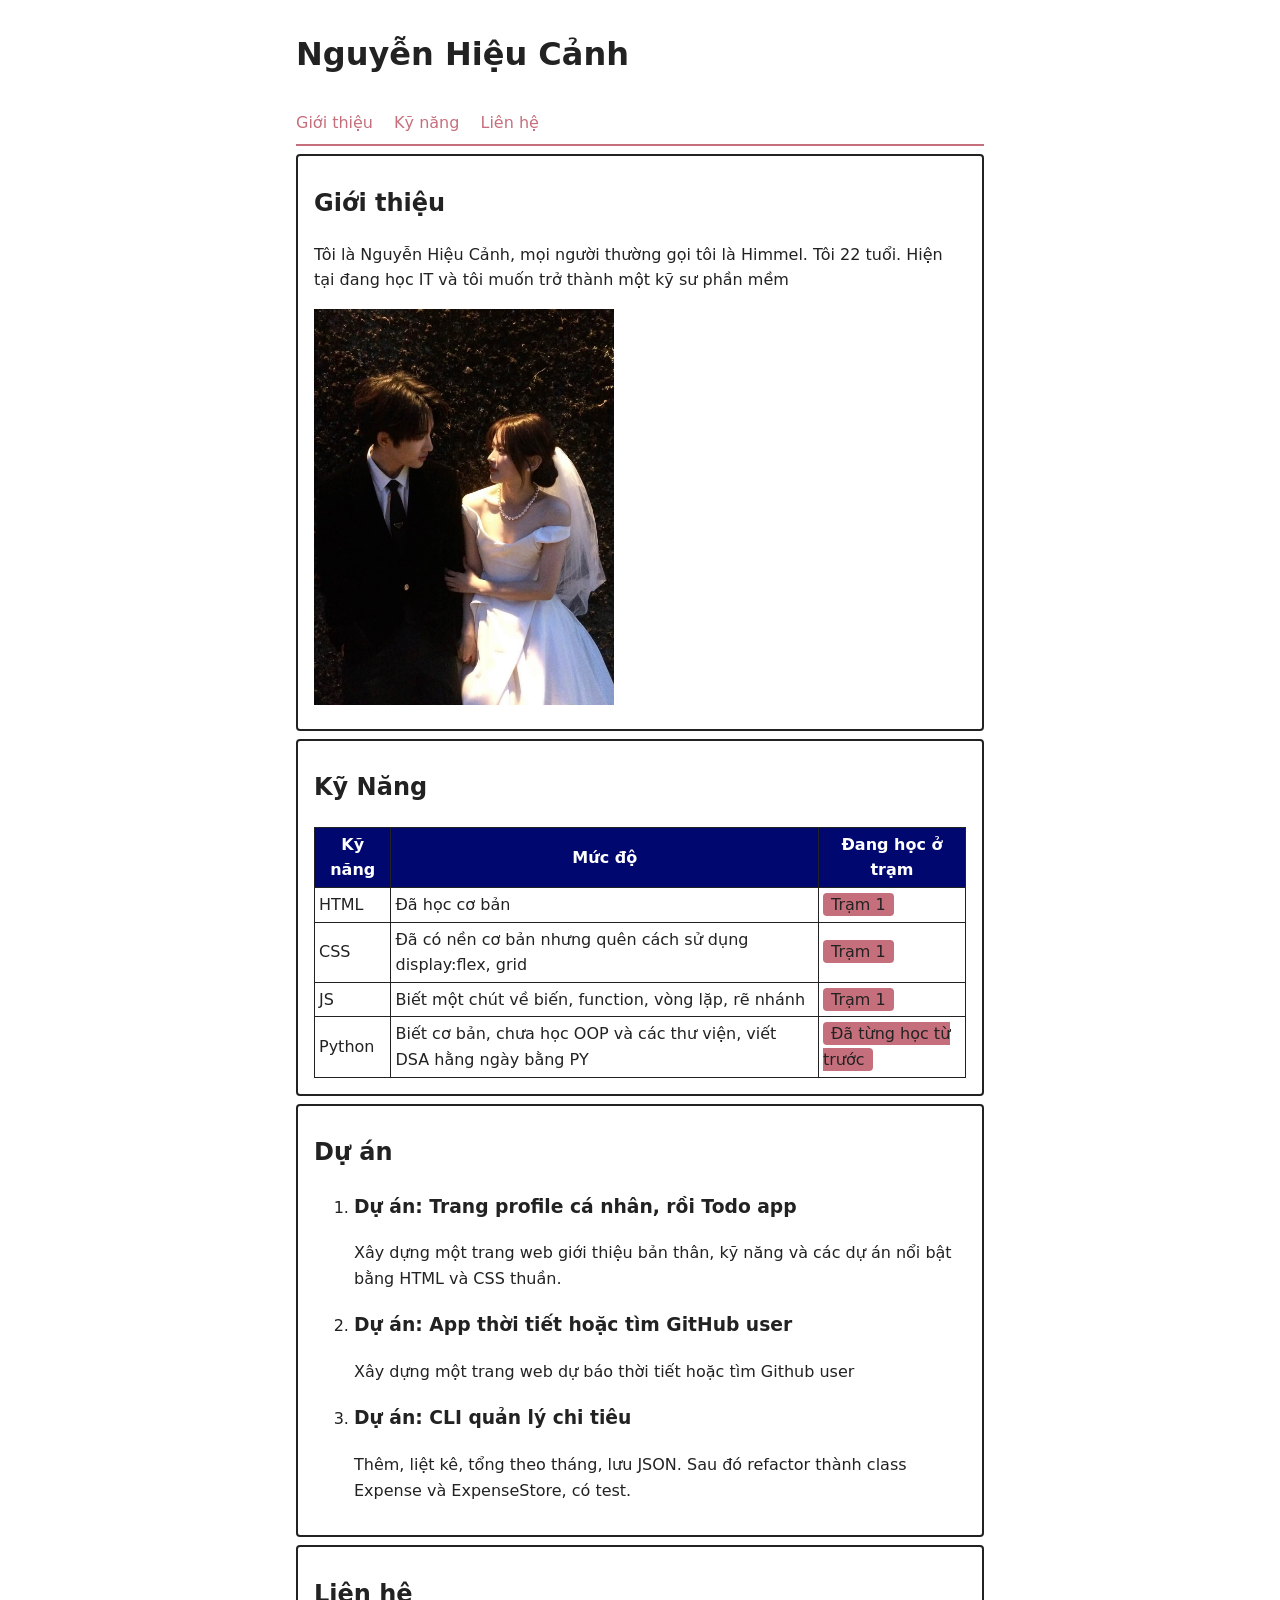
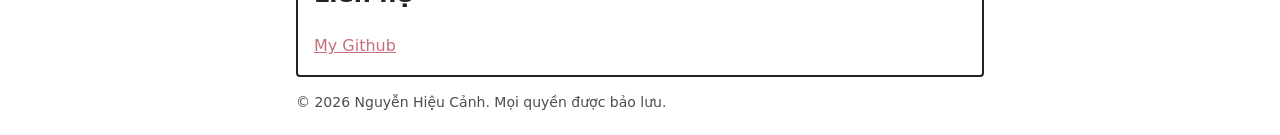
<file: 01-html-css-js/bai-02/index.html>
<!DOCTYPE html>
<html lang="vi">
<head>
  <meta charset="utf-8">
  <meta name="viewport" content="width=device-width, initial-scale=1">
  <title>Profile của tôi</title>
  <link rel="stylesheet" href="style.css">
</head>
<body>
  <header>
    <h1>Nguyễn Hiệu Cảnh</h1>
    <nav>
      <a href="#gioi-thieu">Giới thiệu</a>
      <a href="#ky-nang">Kỹ năng</a>
      <a href="#lien-he">Liên hệ</a>
    </nav>
  </header>

  <main>
    <section id="gioi-thieu">
      <h2>Giới thiệu</h2>
      <p>Tôi là Nguyễn Hiệu Cảnh, mọi người thường gọi tôi là Himmel. Tôi 22 tuổi. Hiện tại đang học IT và tôi muốn trở thành một kỹ sư phần mềm</p>
      <img src="NvM.jpg" alt="Ảnh Trần Nghiễn Châu và Trịnh Vũ">
    </section>

    <section id="ky-nang">
      <h2>Kỹ Năng</h2>
      <table>
        <thead>
          <tr>
            <th>Kỹ năng</th>
            <th>Mức độ</th>
            <th>Đang học ở trạm</th>
          </tr>
        </thead>
        <tbody>
          <tr>
            <td>HTML</td>
            <td>Đã học cơ bản</td>
            <td><span class="tag">Trạm 1</span></td>
          </tr>
          <tr>
            <td>CSS</td>
            <td>Đã có nền cơ bản nhưng quên cách sử dụng display:flex, grid</td>
            <td><span class="tag">Trạm 1</span></td>
          </tr>
          <tr>
            <td>JS</td>
            <td>Biết một chút về biến, function, vòng lặp, rẽ nhánh</td>
            <td><span class="tag">Trạm 1</span></td>
          </tr>
          <tr>
            <td>Python</td>
            <td>Biết cơ bản, chưa học OOP và các thư viện, viết DSA hằng ngày bằng PY</td>
            <td><span class="tag">Đã từng học từ trước</span></td>
          </tr>
        </tbody>
      </table>
    </section>

    <section id="du-an">
      <h2>Dự án</h2>
      <ol>
        <li>
          <article>
            <h3>Dự án: Trang profile cá nhân, rồi Todo app</h3>
            <p>Xây dựng một trang web giới thiệu bản thân, kỹ năng và các dự án nổi bật bằng HTML và CSS thuần.</p>
          </article>
        </li>
        <li>
          <article>
            <h3>Dự án: App thời tiết hoặc tìm GitHub user</h3>
            <p>Xây dựng một trang web dự báo thời tiết hoặc tìm Github user</p>
          </article>
        </li>
        <li>
          <article>
            <h3>Dự án: CLI quản lý chi tiêu</h3>
            <p>Thêm, liệt kê, tổng theo tháng, lưu JSON. Sau đó refactor thành class Expense và ExpenseStore, có test.</p>
          </article>
        </li>
      </ol>
    </section>
    <section id="lien-he">
      <h2>Liên hệ</h2>
      <a href="https://github.com/canhvsduog150604-jpg">My Github</a>
    </section>
  </main>

  <footer>
    <p class="muted">&copy; 2026 Nguyễn Hiệu Cảnh. Mọi quyền được bảo lưu.</p>
  </footer>
</body>
</html>
</file>
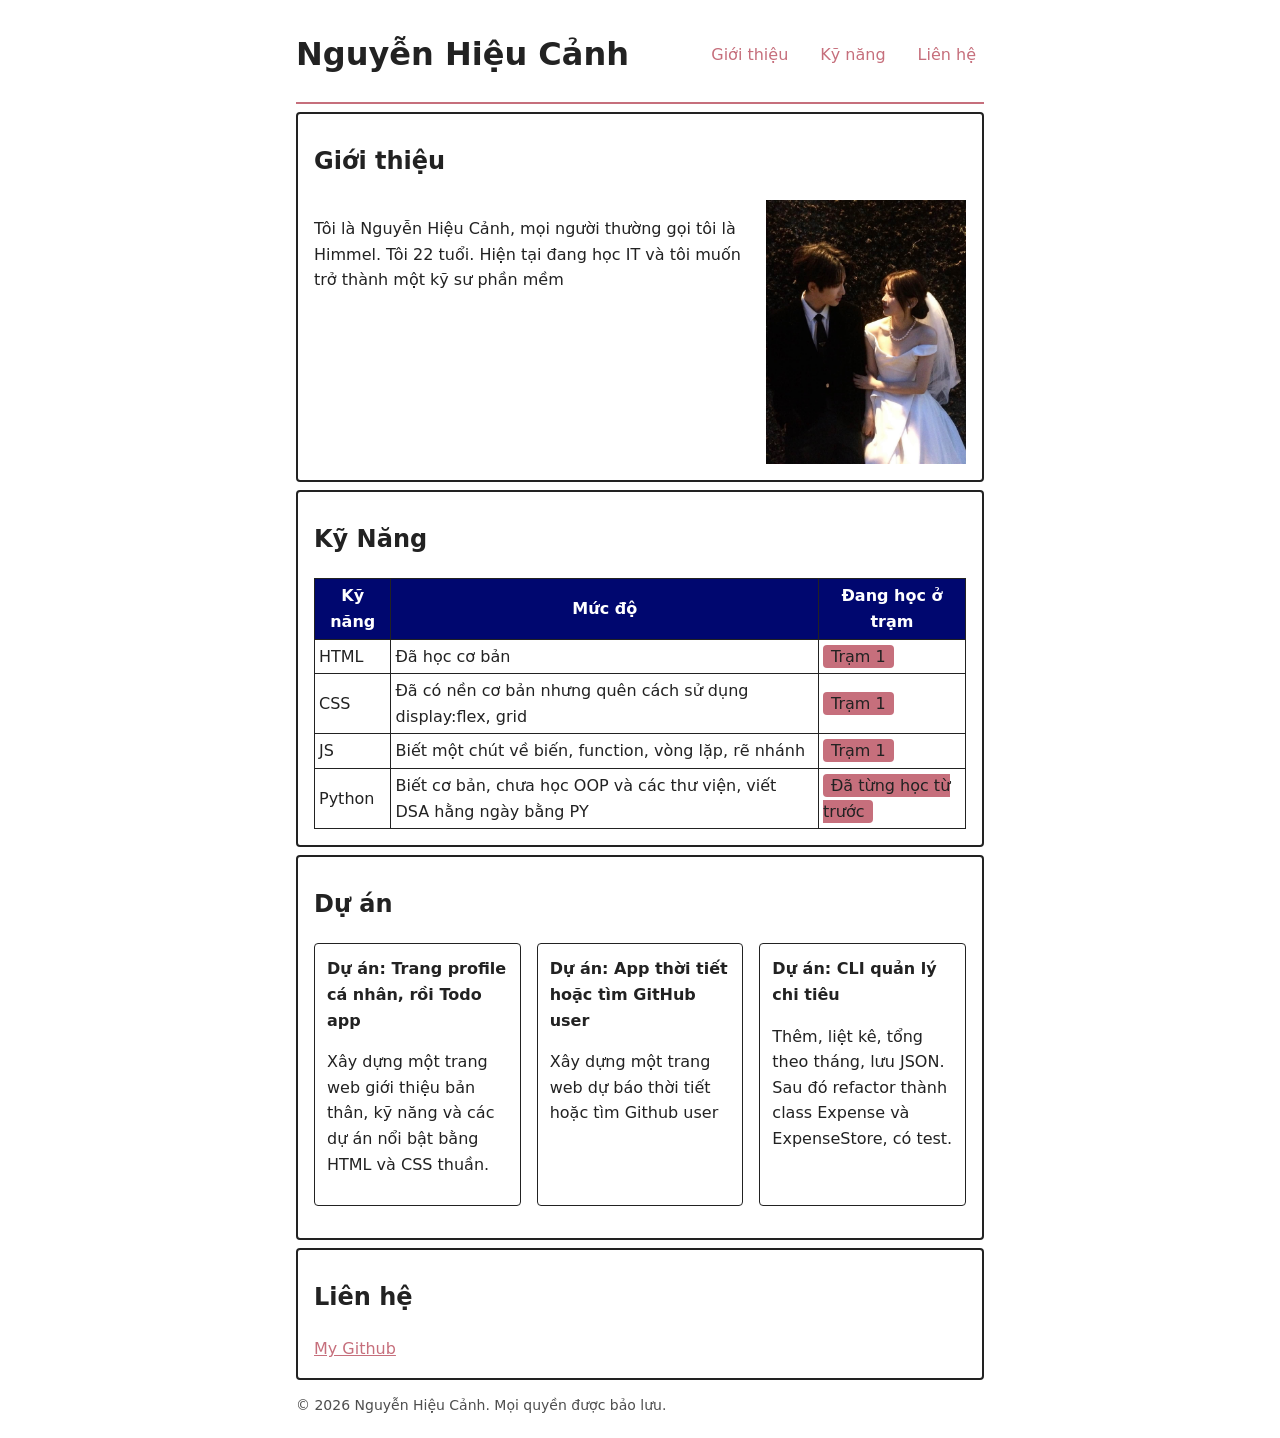
<file: 01-html-css-js/bai-03/index.html>
<!DOCTYPE html>
<html lang="vi">
<head>
  <meta charset="utf-8">
  <meta name="viewport" content="width=device-width, initial-scale=1">
  <title>Profile của tôi</title>
  <link rel="stylesheet" href="style.css">
</head>
<body>
  <header>
    <h1>Nguyễn Hiệu Cảnh</h1>
    <nav>
      <a href="#gioi-thieu">Giới thiệu</a>
      <a href="#ky-nang">Kỹ năng</a>
      <a href="#lien-he">Liên hệ</a>
    </nav>
  </header>

  <main>
    <section id="gioi-thieu">
      <h2>Giới thiệu</h2>
      <div class="intro">
        <p>Tôi là Nguyễn Hiệu Cảnh, mọi người thường gọi tôi là Himmel. Tôi 22 tuổi. Hiện tại đang học IT và tôi muốn trở thành một kỹ sư phần mềm</p>
        <img src="NvM.jpg" alt="Ảnh Trần Nghiễn Châu và Trịnh Vũ">
      </div>
    </section>

    <section id="ky-nang">
      <h2>Kỹ Năng</h2>
      <table>
        <thead>
          <tr>
            <th>Kỹ năng</th>
            <th>Mức độ</th>
            <th>Đang học ở trạm</th>
          </tr>
        </thead>
        <tbody>
          <tr>
            <td>HTML</td>
            <td>Đã học cơ bản</td>
            <td><span class="tag">Trạm 1</span></td>
          </tr>
          <tr>
            <td>CSS</td>
            <td>Đã có nền cơ bản nhưng quên cách sử dụng display:flex, grid</td>
            <td><span class="tag">Trạm 1</span></td>
          </tr>
          <tr>
            <td>JS</td>
            <td>Biết một chút về biến, function, vòng lặp, rẽ nhánh</td>
            <td><span class="tag">Trạm 1</span></td>
          </tr>
          <tr>
            <td>Python</td>
            <td>Biết cơ bản, chưa học OOP và các thư viện, viết DSA hằng ngày bằng PY</td>
            <td><span class="tag">Đã từng học từ trước</span></td>
          </tr>
        </tbody>
      </table>
    </section>

    <section id="du-an">
      <h2>Dự án</h2>
      <ol class="du-an-list">
        <li>
          <article>
            <h3>Dự án: Trang profile cá nhân, rồi Todo app</h3>
            <p>Xây dựng một trang web giới thiệu bản thân, kỹ năng và các dự án nổi bật bằng HTML và CSS thuần.</p>
          </article>
        </li>
        <li>
          <article>
            <h3>Dự án: App thời tiết hoặc tìm GitHub user</h3>
            <p>Xây dựng một trang web dự báo thời tiết hoặc tìm Github user</p>
          </article>
        </li>
        <li>
          <article>
            <h3>Dự án: CLI quản lý chi tiêu</h3>
            <p>Thêm, liệt kê, tổng theo tháng, lưu JSON. Sau đó refactor thành class Expense và ExpenseStore, có test.</p>
          </article>
        </li>
      </ol>
    </section>
    <section id="lien-he">
      <h2>Liên hệ</h2>
      <a href="https://github.com/canhvsduog150604-jpg">My Github</a>
    </section>
  </main>

  <footer>
    <p class="muted">&copy; 2026 Nguyễn Hiệu Cảnh. Mọi quyền được bảo lưu.</p>
  </footer>
</body>
</html>
</file>
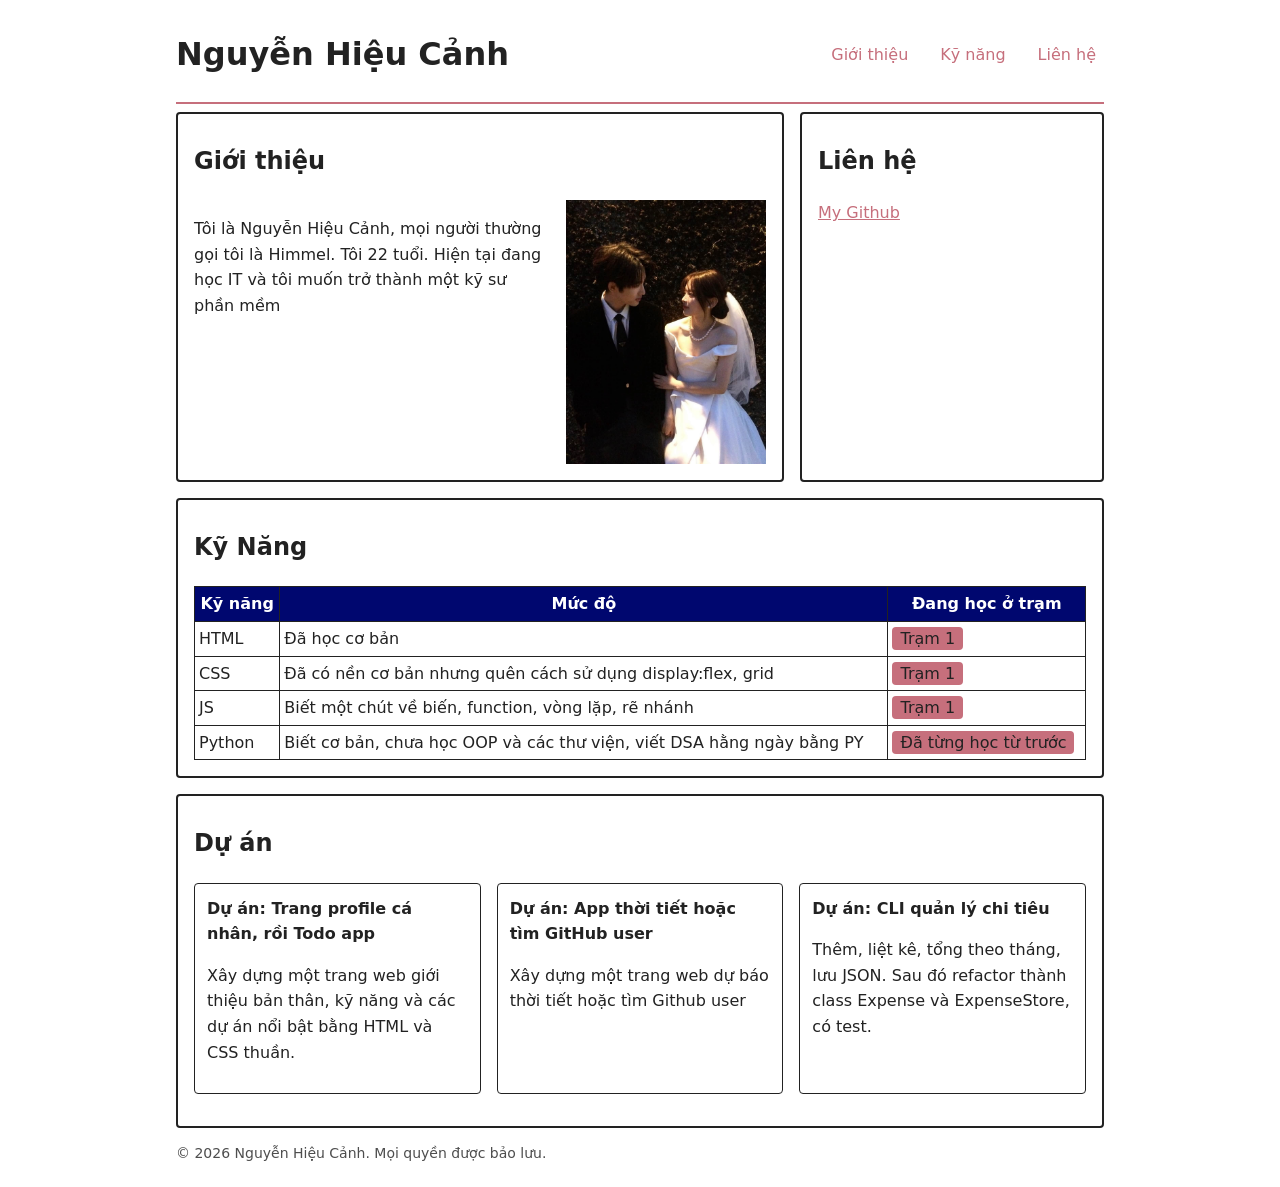
<file: 01-html-css-js/bai-04/index.html>
<!DOCTYPE html>
<html lang="vi">
<head>
  <meta charset="utf-8">
  <meta name="viewport" content="width=device-width, initial-scale=1">
  <title>Profile của tôi</title>
  <link rel="stylesheet" href="style.css">
</head>
<body>
  <header>
    <h1>Nguyễn Hiệu Cảnh</h1>
    <nav>
      <a href="#gioi-thieu">Giới thiệu</a>
      <a href="#ky-nang">Kỹ năng</a>
      <a href="#lien-he">Liên hệ</a>
    </nav>
  </header>

  <main>
    <section id="gioi-thieu" class="khu-gioi-thieu">
      <h2>Giới thiệu</h2>
      <div class="intro">
        <p>Tôi là Nguyễn Hiệu Cảnh, mọi người thường gọi tôi là Himmel. Tôi 22 tuổi. Hiện tại đang học IT và tôi muốn trở thành một kỹ sư phần mềm</p>
        <img src="NvM.jpg" alt="Ảnh Trần Nghiễn Châu và Trịnh Vũ">
      </div>
    </section>

    <section id="ky-nang" class="khu-ky-nang">
      <h2>Kỹ Năng</h2>
      <table>
        <thead>
          <tr>
            <th>Kỹ năng</th>
            <th>Mức độ</th>
            <th>Đang học ở trạm</th>
          </tr>
        </thead>
        <tbody>
          <tr>
            <td>HTML</td>
            <td>Đã học cơ bản</td>
            <td><span class="tag">Trạm 1</span></td>
          </tr>
          <tr>
            <td>CSS</td>
            <td>Đã có nền cơ bản nhưng quên cách sử dụng display:flex, grid</td>
            <td><span class="tag">Trạm 1</span></td>
          </tr>
          <tr>
            <td>JS</td>
            <td>Biết một chút về biến, function, vòng lặp, rẽ nhánh</td>
            <td><span class="tag">Trạm 1</span></td>
          </tr>
          <tr>
            <td>Python</td>
            <td>Biết cơ bản, chưa học OOP và các thư viện, viết DSA hằng ngày bằng PY</td>
            <td><span class="tag">Đã từng học từ trước</span></td>
          </tr>
        </tbody>
      </table>
    </section>

    <section id="du-an" class="khu-du-an">
      <h2>Dự án</h2>
      <ol class="du-an-list">
        <li>
          <article>
            <h3>Dự án: Trang profile cá nhân, rồi Todo app</h3>
            <p>Xây dựng một trang web giới thiệu bản thân, kỹ năng và các dự án nổi bật bằng HTML và CSS thuần.</p>
          </article>
        </li>
        <li>
          <article>
            <h3>Dự án: App thời tiết hoặc tìm GitHub user</h3>
            <p>Xây dựng một trang web dự báo thời tiết hoặc tìm Github user</p>
          </article>
        </li>
        <li>
          <article>
            <h3>Dự án: CLI quản lý chi tiêu</h3>
            <p>Thêm, liệt kê, tổng theo tháng, lưu JSON. Sau đó refactor thành class Expense và ExpenseStore, có test.</p>
          </article>
        </li>
      </ol>
    </section>
    <section id="lien-he" class="khu-lien-he">
      <h2>Liên hệ</h2>
      <a href="https://github.com/canhvsduog150604-jpg">My Github</a>
    </section>
  </main>

  <footer>
    <p class="muted">&copy; 2026 Nguyễn Hiệu Cảnh. Mọi quyền được bảo lưu.</p>
  </footer>
</body>
</html>
</file>
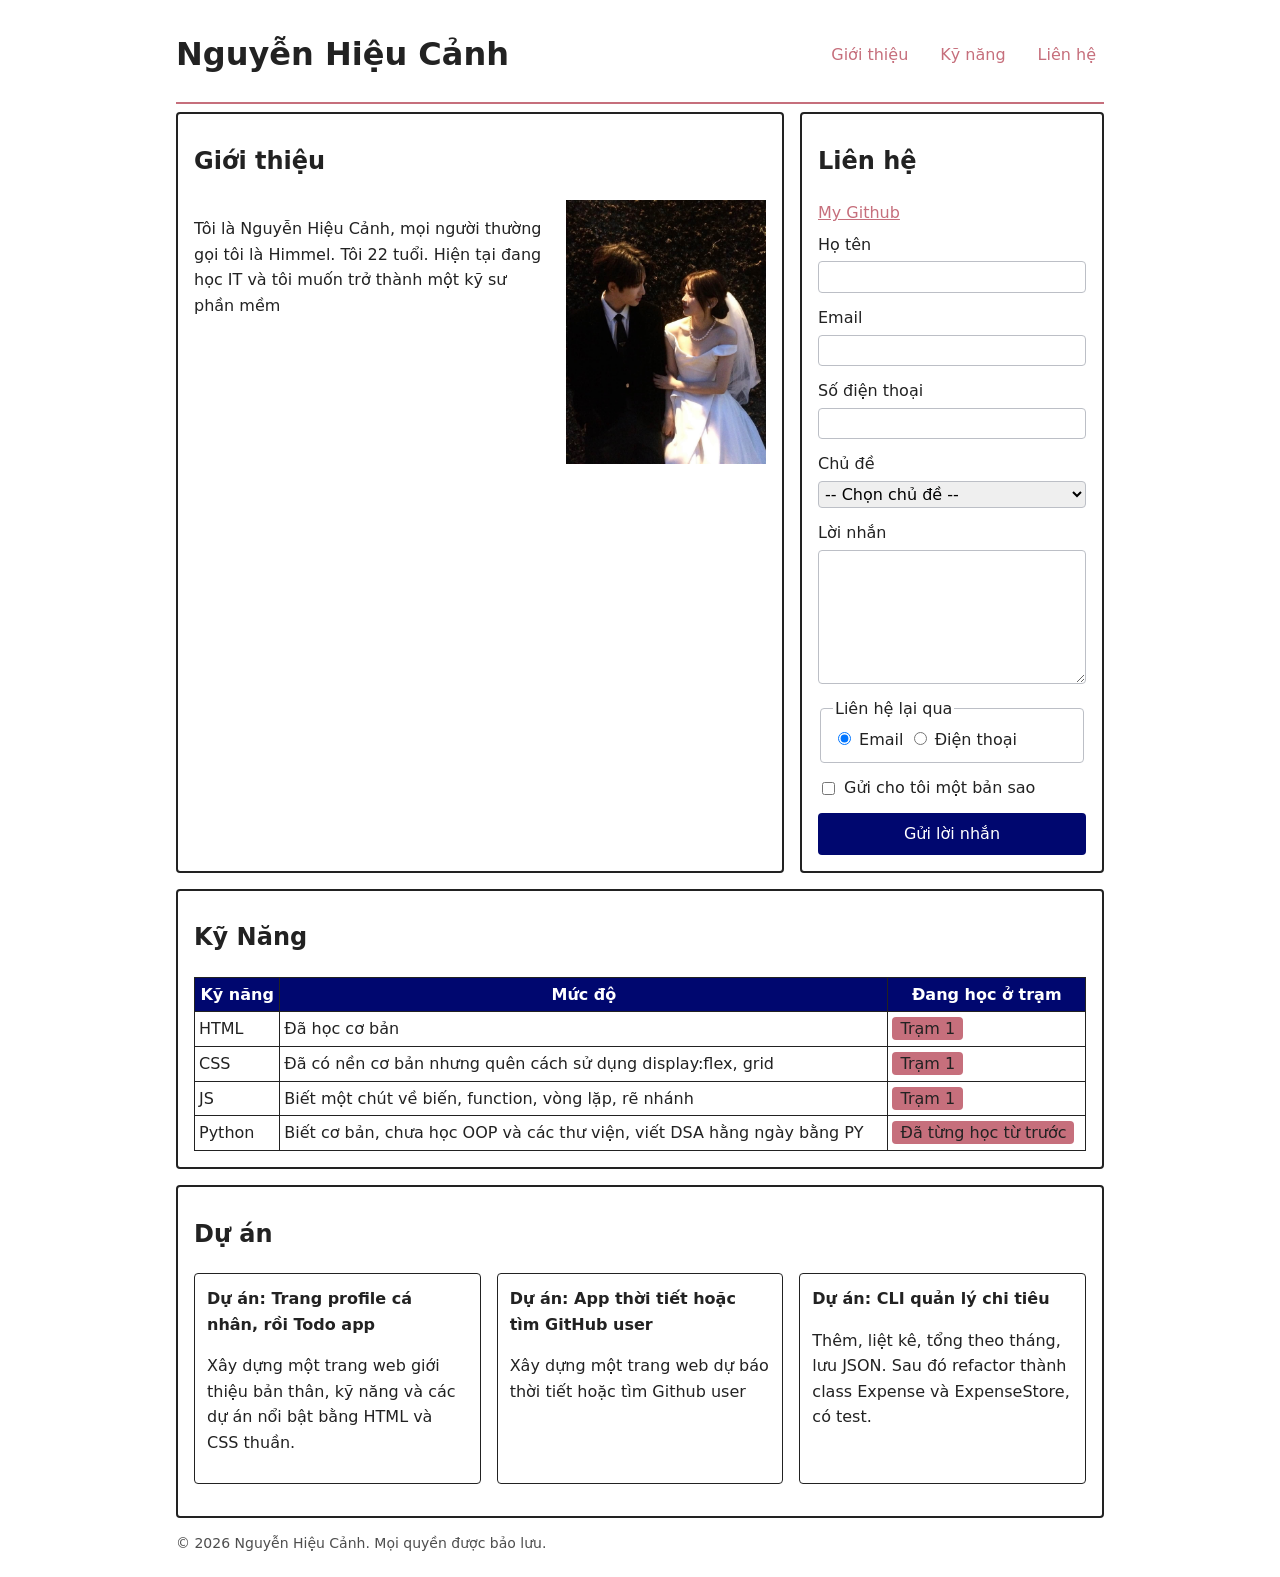
<file: 01-html-css-js/bai-05/index.html>
<!DOCTYPE html>
<html lang="vi">
<head>
  <meta charset="utf-8">
  <meta name="viewport" content="width=device-width, initial-scale=1">
  <title>Profile của tôi</title>
  <link rel="stylesheet" href="style.css">
</head>
<body>
  <header>
    <h1>Nguyễn Hiệu Cảnh</h1>
    <nav>
      <a href="#gioi-thieu">Giới thiệu</a>
      <a href="#ky-nang">Kỹ năng</a>
      <a href="#lien-he">Liên hệ</a>
    </nav>
  </header>

  <main>
    <section id="gioi-thieu" class="khu-gioi-thieu">
      <h2>Giới thiệu</h2>
      <div class="intro">
        <p>Tôi là Nguyễn Hiệu Cảnh, mọi người thường gọi tôi là Himmel. Tôi 22 tuổi. Hiện tại đang học IT và tôi muốn trở thành một kỹ sư phần mềm</p>
        <img src="NvM.jpg" alt="Ảnh Trần Nghiễn Châu và Trịnh Vũ">
      </div>
    </section>

    <section id="ky-nang" class="khu-ky-nang">
      <h2>Kỹ Năng</h2>
      <table>
        <thead>
          <tr>
            <th>Kỹ năng</th>
            <th>Mức độ</th>
            <th>Đang học ở trạm</th>
          </tr>
        </thead>
        <tbody>
          <tr>
            <td>HTML</td>
            <td>Đã học cơ bản</td>
            <td><span class="tag">Trạm 1</span></td>
          </tr>
          <tr>
            <td>CSS</td>
            <td>Đã có nền cơ bản nhưng quên cách sử dụng display:flex, grid</td>
            <td><span class="tag">Trạm 1</span></td>
          </tr>
          <tr>
            <td>JS</td>
            <td>Biết một chút về biến, function, vòng lặp, rẽ nhánh</td>
            <td><span class="tag">Trạm 1</span></td>
          </tr>
          <tr>
            <td>Python</td>
            <td>Biết cơ bản, chưa học OOP và các thư viện, viết DSA hằng ngày bằng PY</td>
            <td><span class="tag">Đã từng học từ trước</span></td>
          </tr>
        </tbody>
      </table>
    </section>

    <section id="du-an" class="khu-du-an">
      <h2>Dự án</h2>
      <ol class="du-an-list">
        <li>
          <article>
            <h3>Dự án: Trang profile cá nhân, rồi Todo app</h3>
            <p>Xây dựng một trang web giới thiệu bản thân, kỹ năng và các dự án nổi bật bằng HTML và CSS thuần.</p>
          </article>
        </li>
        <li>
          <article>
            <h3>Dự án: App thời tiết hoặc tìm GitHub user</h3>
            <p>Xây dựng một trang web dự báo thời tiết hoặc tìm Github user</p>
          </article>
        </li>
        <li>
          <article>
            <h3>Dự án: CLI quản lý chi tiêu</h3>
            <p>Thêm, liệt kê, tổng theo tháng, lưu JSON. Sau đó refactor thành class Expense và ExpenseStore, có test.</p>
          </article>
        </li>
      </ol>
    </section>
    <section id="lien-he" class="khu-lien-he">
      <h2>Liên hệ</h2>
      <a href="https://github.com/canhvsduog150604-jpg">My Github</a>
      <form class="form-lien-he">
        <div class="truong">
          <label for="ho-ten">Họ tên</label>
          <input type="text" id="ho-ten" name="ho-ten" required minlength="2">
        </div>
        <div class="truong">
          <label for="email">Email</label>
          <input type="email" id="email" name="email" required>
        </div>
        <div class="truong">
          <label for="so-dien-thoai">Số điện thoại</label>
          <input type="tel" id="so-dien-thoai" name="so-dien-thoai" pattern="\+?[0-9]{7,15}">
        </div>
        <div class="truong">
          <label for="chu-de">Chủ đề</label>
          <select name="chu-de" id="chu-de" required>
            <option value="">-- Chọn chủ đề --</option>
            <option value="hop-tac">Hợp tác dự án</option>
            <option value="hoi-bai">Hỏi về bài học</option>
            <option value="khac">Khác</option>
          </select>
        </div>
        <div class="truong">
          <label for="loi-nhan">Lời nhắn</label>
          <textarea name="loi-nhan" id="loi-nhan" rows="5" required minlength="10" maxlength="500"></textarea>
        </div>
        <fieldset>
            <legend>Liên hệ lại qua</legend>
            <input type="radio" id="lai-email" name="lien-he-lai" value="email" checked>
            <label for="lai-email">Email</label>

            <input type="radio" id="lai-dien-thoai" name="lien-he-lai" value="dien-thoai">
            <label for="lai-dien-thoai">Điện thoại</label>
        </fieldset>
        <div class="chon">
          <input type="checkbox" name="ban-sao" id="ban-sao" value="co">
          <label for="ban-sao">Gửi cho tôi một bản sao</label>
        </div>
        <button type="submit">Gửi lời nhắn</button>
      </form>
    </section>
  </main>

  <footer>
    <p class="muted">&copy; 2026 Nguyễn Hiệu Cảnh. Mọi quyền được bảo lưu.</p>
  </footer>
</body>
</html>
</file>
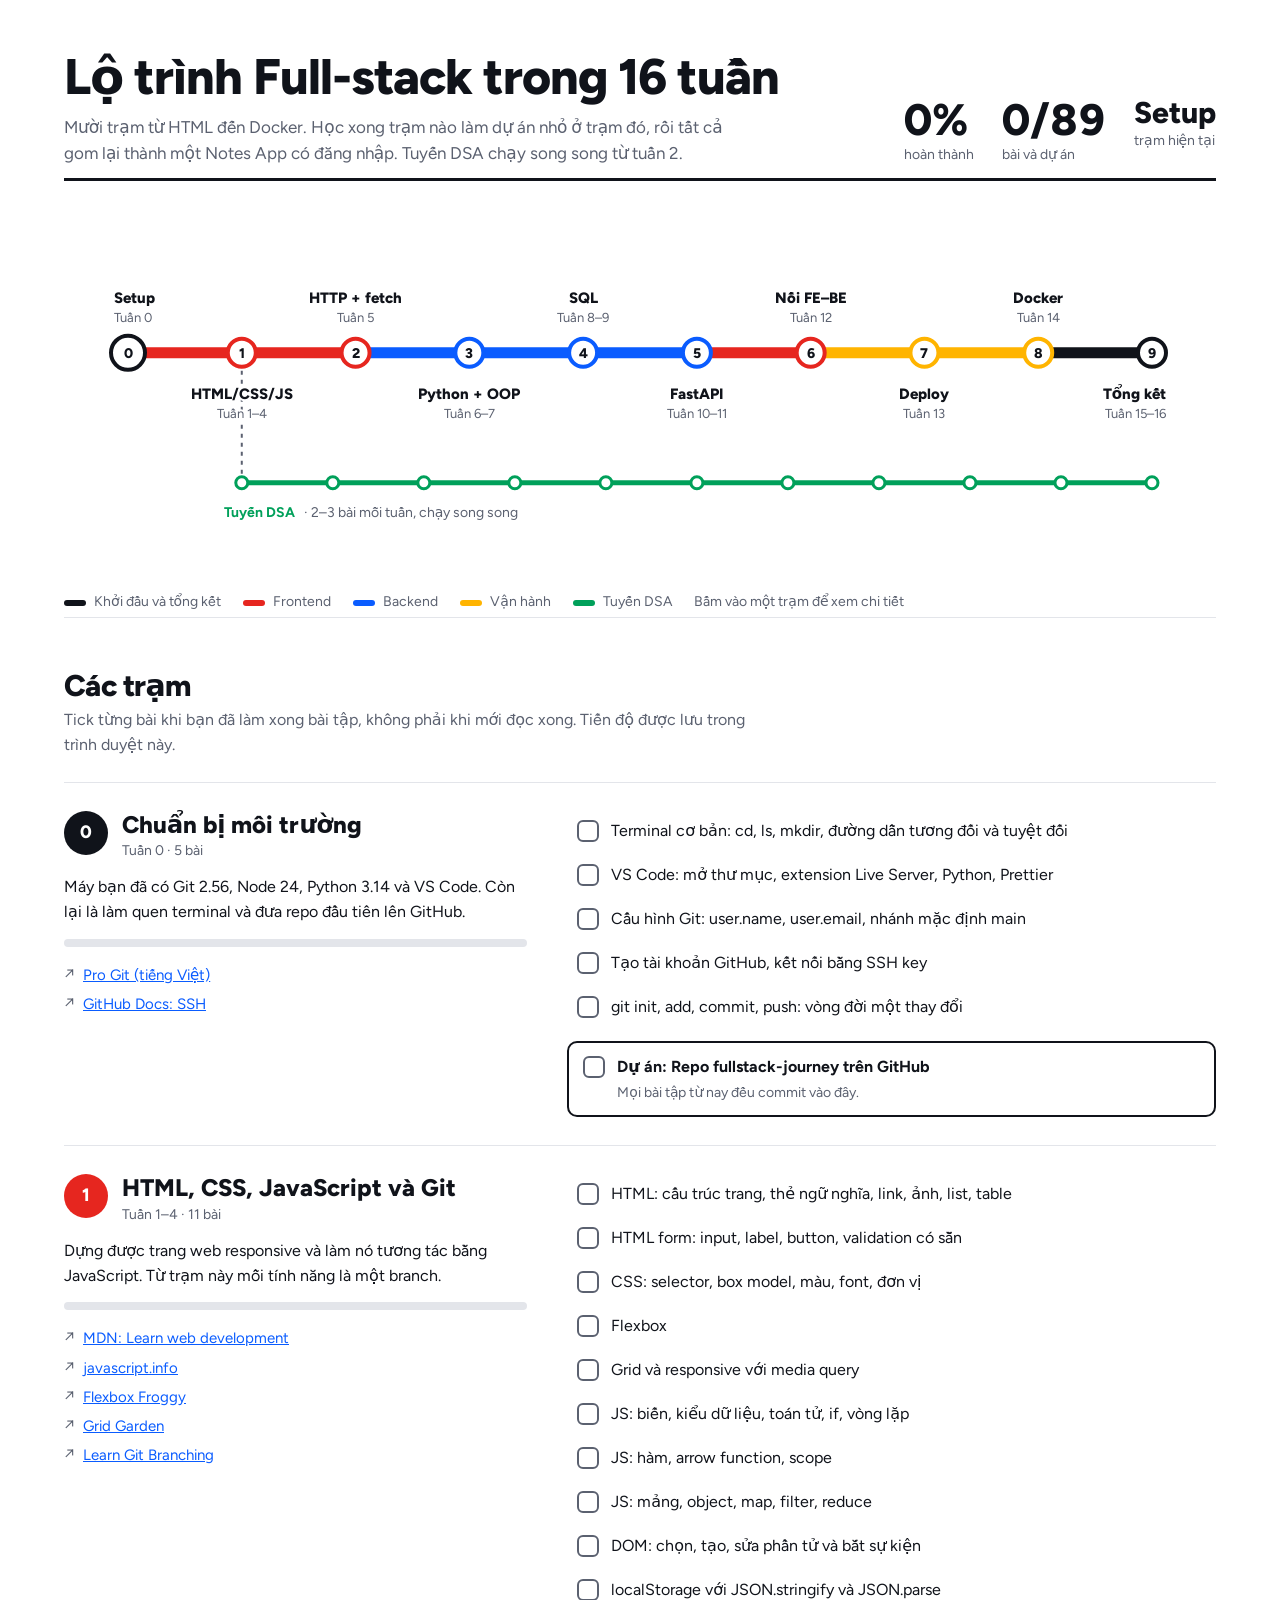
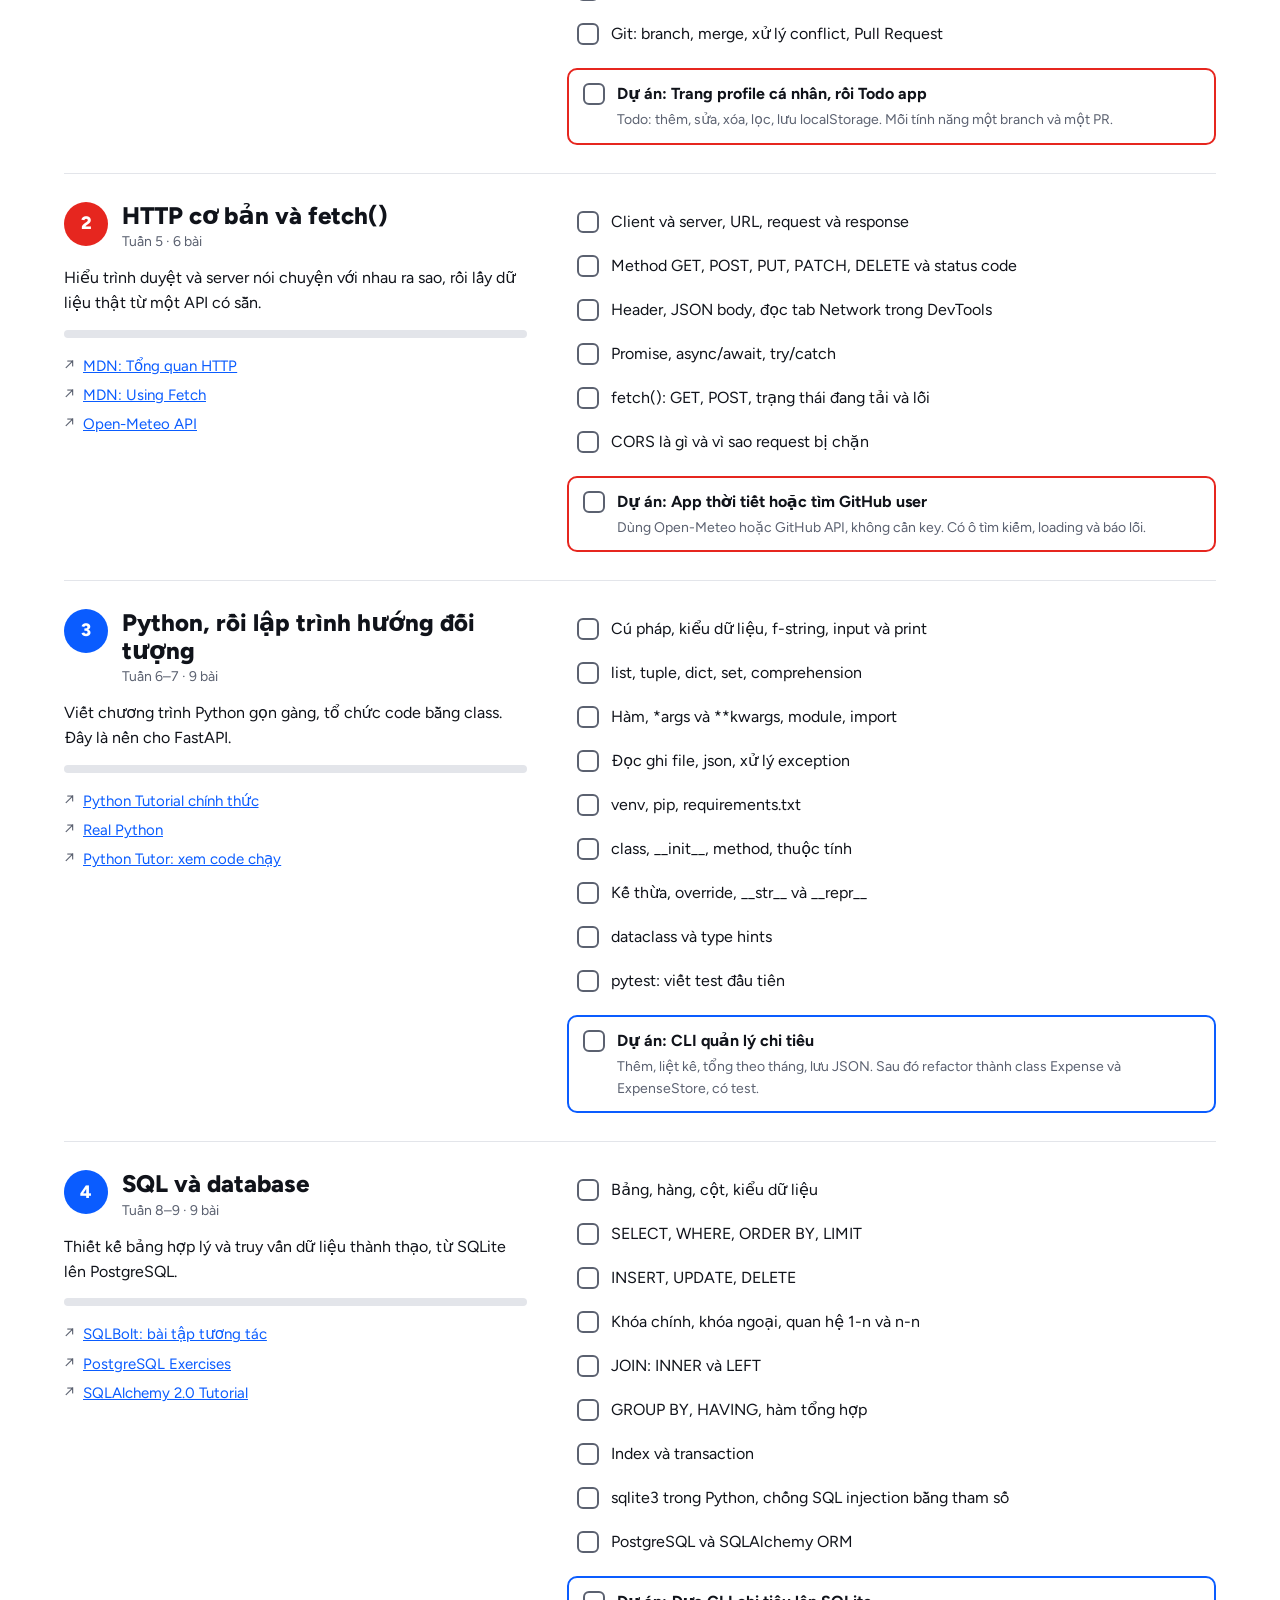
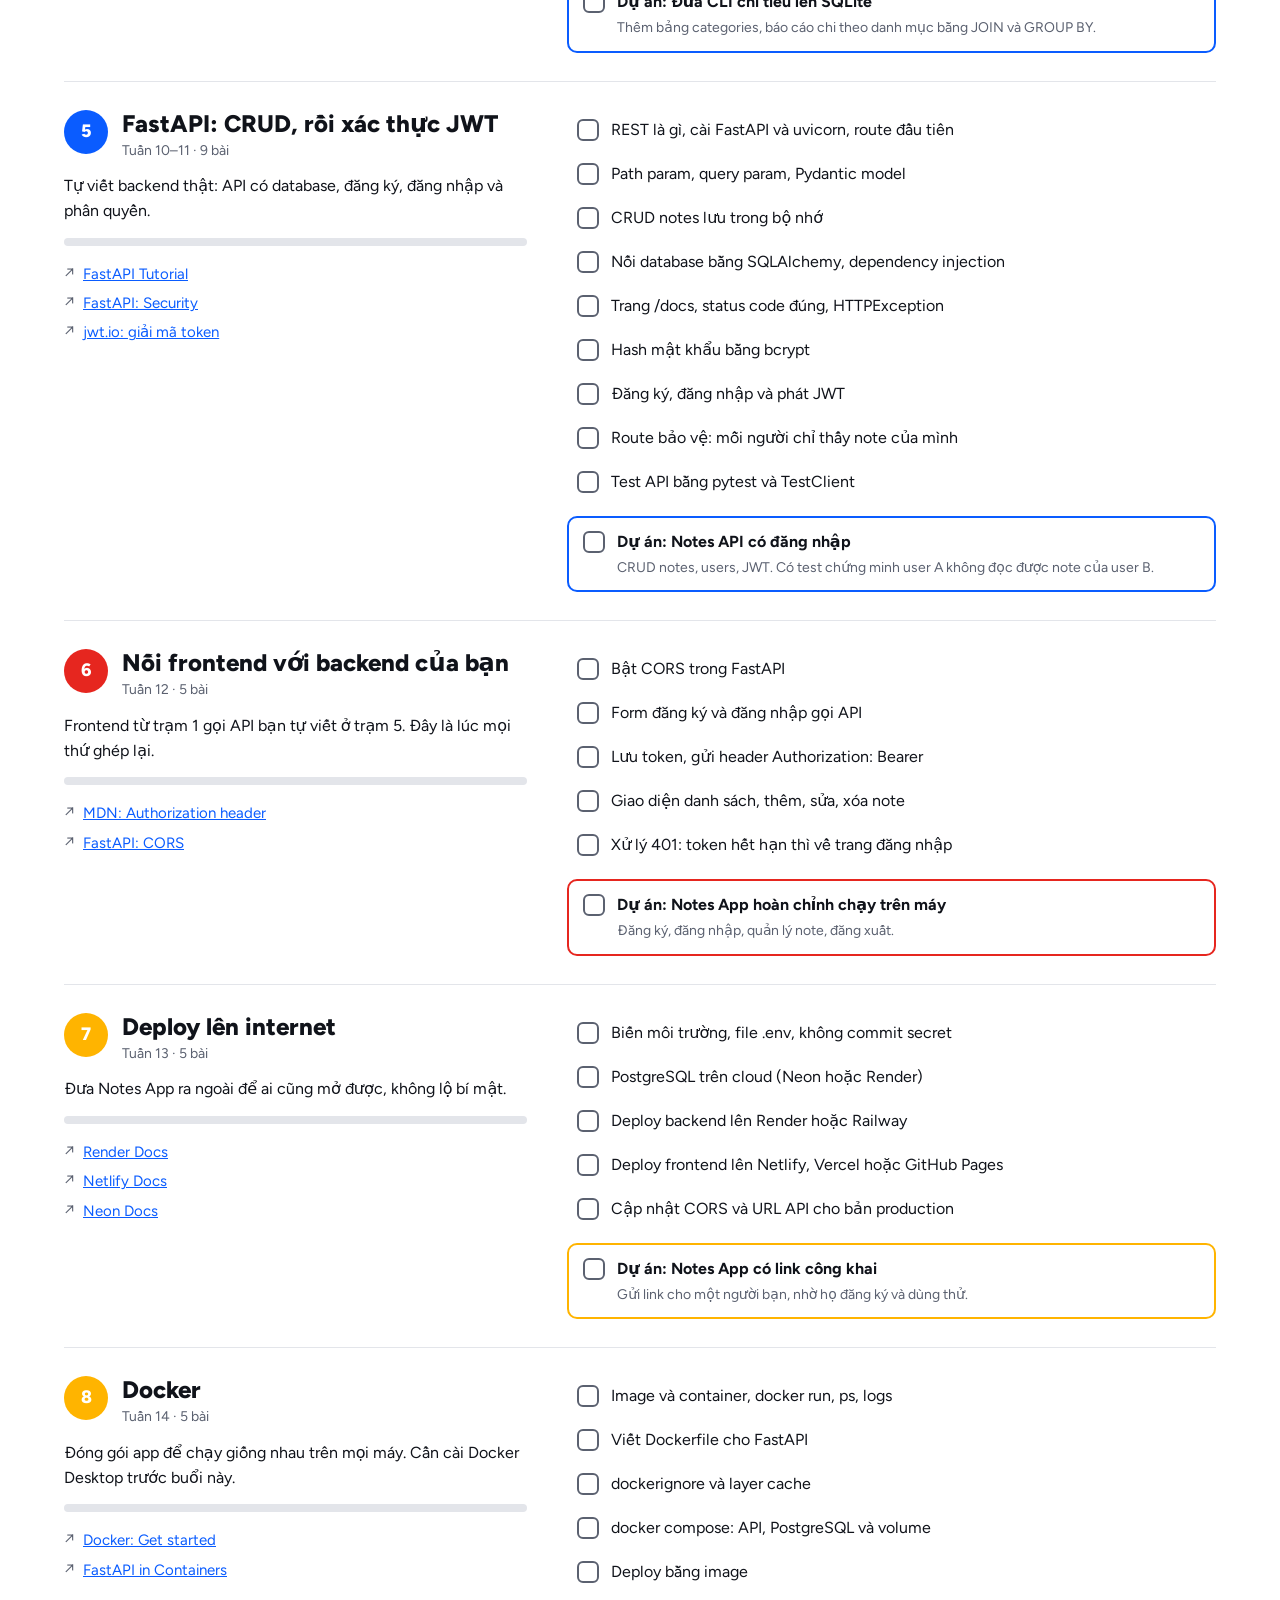
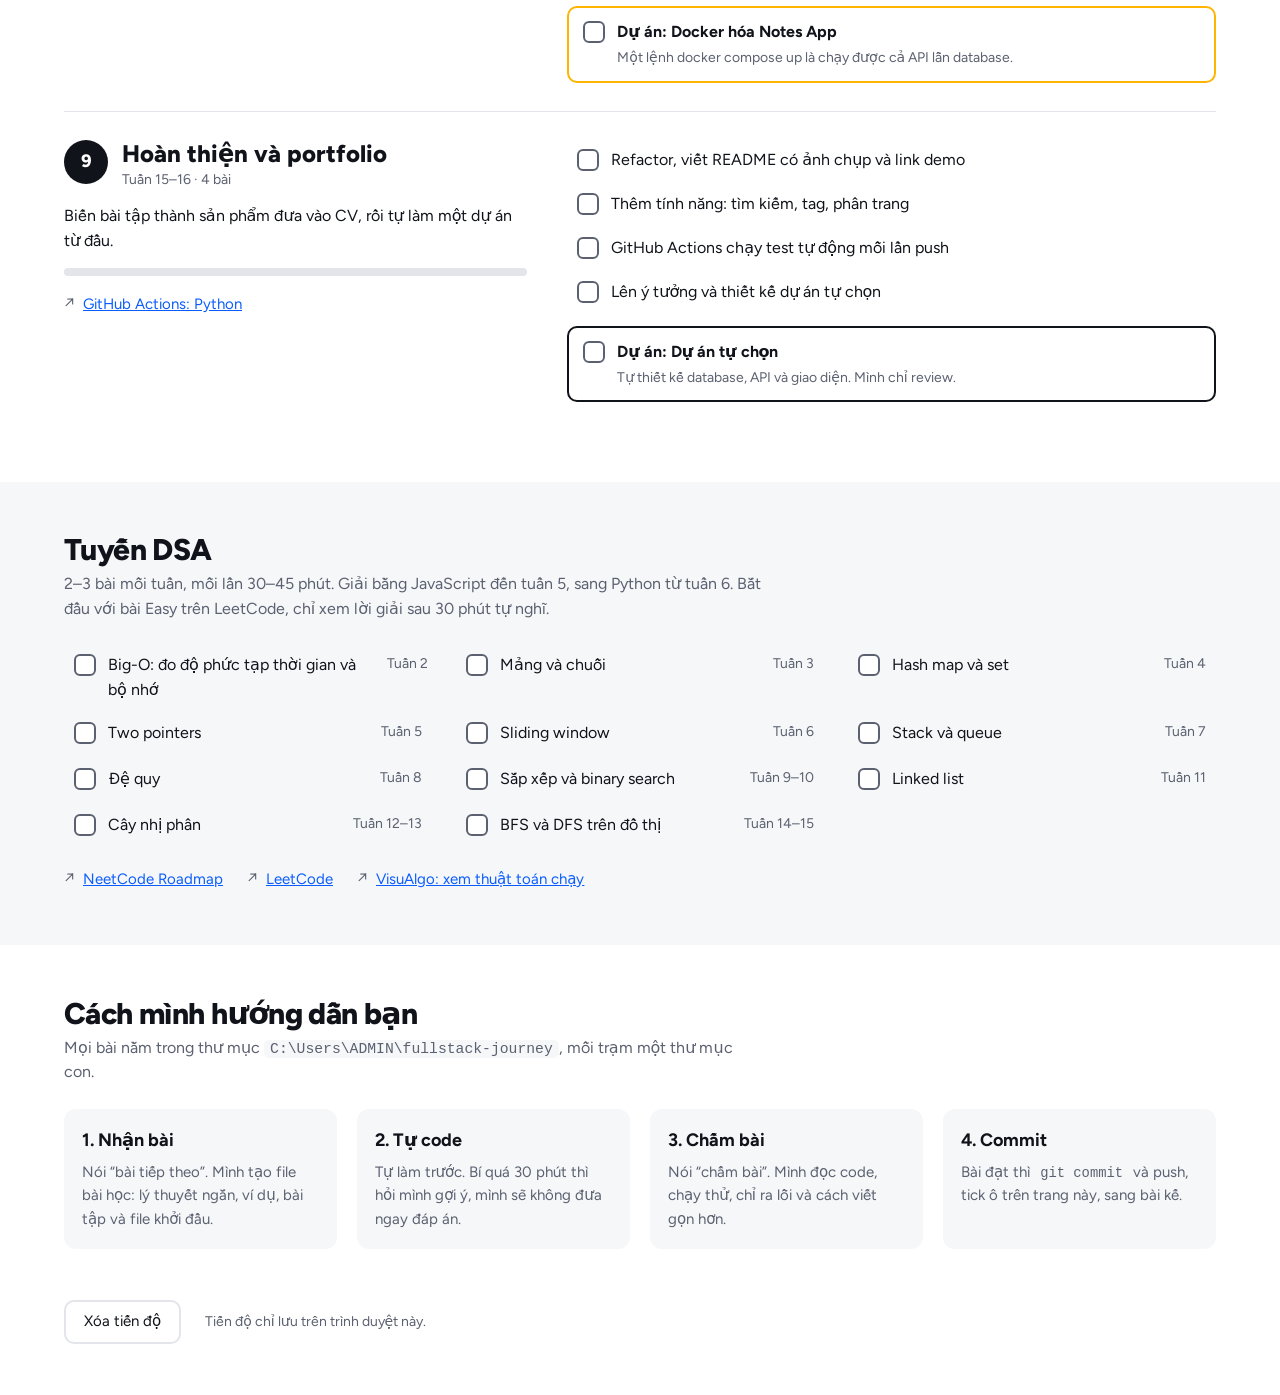
<file: roadmap.html>
<!DOCTYPE html>
<html lang="vi">
<head>
<meta charset="utf-8">
<meta name="viewport" content="width=device-width, initial-scale=1">
<title>Lộ trình Full-stack</title>
<link rel="preconnect" href="https://fonts.googleapis.com">
<link rel="preconnect" href="https://fonts.gstatic.com" crossorigin>
<link href="https://fonts.googleapis.com/css2?family=Figtree:wght@400;500;700;800&display=swap" rel="stylesheet">
<style>
/* VOICE everyday learning, calm and orderly, built to be ticked off daily
   IDEA a metro map: the course is one line, each phase a station, DSA a parallel branch
   PICTURE the full line drawn large; stations fill with colour as lessons get ticked
   COLOUR white ground, black ink; red frontend, blue backend, amber ops, green DSA
   TYPE Figtree 800 for titles and station names, Figtree for text
   LAYOUT title and progress across the top, map full width under it; phases as rows below; vertical map on phones */
:root{color-scheme:light dark;--bg:light-dark(#ffffff,#0e1116);--ink:light-dark(#10131a,#eceef3);--mute:light-dark(#5b6170,#9aa1b2);--rule:light-dark(#e3e5ea,#252a35);--card:light-dark(#f6f7f9,#151a23);--red:#e6261f;--blue:light-dark(#0a5cff,#4d8bff);--amber:#ffb400;--green:#00a05a;--black:light-dark(#10131a,#eceef3)}
:root[data-theme=light]{color-scheme:light}
:root[data-theme=dark]{color-scheme:dark}
*{box-sizing:border-box;min-width:0}
html{scroll-padding-top:24px}
body{margin:0;background:var(--bg);color:var(--ink);font:16px/1.55 Figtree,system-ui,sans-serif;overflow-x:clip}
a{color:var(--blue)}
.band{padding-block:clamp(28px,4vw,56px);padding-inline:max(5vw,16px)}
.wrap{max-width:1240px;margin:0 auto}
.top{display:grid;grid-template-columns:minmax(0,1fr) auto;gap:24px 48px;align-items:end;padding-bottom:12px}
h1{font-size:clamp(32px,5vw,50px);line-height:1.05;letter-spacing:-.02em;margin:0 0 10px;text-wrap:balance;font-weight:800}
.lede{margin:0;max-width:62ch;color:var(--mute);font-size:17px}
.stats{display:flex;gap:28px;flex-wrap:wrap}
.stat b{display:block;font-size:clamp(30px,4vw,44px);line-height:1;font-weight:800;font-variant-numeric:tabular-nums;white-space:nowrap}
.stat span{color:var(--mute);font-size:14px}
.mapbox{border-top:3px solid var(--ink);border-bottom:1px solid var(--rule);padding-top:8px}
.fig{position:relative;height:390px}
.fig>svg{position:absolute;inset:0;width:100%;height:100%}
.fig svg text{paint-order:stroke;stroke:var(--bg);stroke-width:4px;font-family:Figtree,system-ui,sans-serif}
.st{cursor:pointer}
.st:focus{outline:none}
.st:focus-visible circle.dot{stroke-width:6}
.pulse{transform-box:fill-box;transform-origin:center;animation:pulse 2s ease-out infinite}
@keyframes pulse{from{opacity:.55;transform:scale(1)}to{opacity:0;transform:scale(2.2)}}
@media(prefers-reduced-motion:reduce){.pulse{animation:none;opacity:.25}}
.legend{display:flex;flex-wrap:wrap;gap:8px 22px;padding:12px 0 4px;font-size:14px;color:var(--mute)}
.legend i{display:inline-block;width:22px;height:6px;border-radius:3px;vertical-align:middle;margin-right:8px}
h2{font-size:30px;line-height:1.1;letter-spacing:-.02em;margin:0 0 6px;font-weight:800}
.sub{color:var(--mute);margin:0 0 24px;max-width:70ch}
.phase{display:grid;grid-template-columns:minmax(0,5fr) minmax(0,7fr);gap:20px 40px;padding:28px 0;border-top:1px solid var(--rule)}
.ph-head{display:flex;gap:14px;align-items:flex-start}
.num{flex:none;width:44px;height:44px;border-radius:50%;display:grid;place-items:center;font-weight:800;font-size:18px;color:#fff;background:var(--c)}
.ph-head h3{margin:0;font-size:24px;line-height:1.15;font-weight:800}
.wk{color:var(--mute);font-size:14px;white-space:nowrap}
.goal{margin:12px 0 14px}
.bar{height:8px;background:var(--rule);border-radius:4px;overflow:hidden;margin:0 0 14px}
.bar i{display:block;height:100%;background:var(--c);transition:width .3s}
.res{margin:0;padding:0;list-style:none;font-size:15px}
.res li{padding:3px 0}
.res li::before{content:"↗";color:var(--mute);margin-right:8px}
.list{margin:0;padding:0;list-style:none}
.list label{display:flex;gap:12px;align-items:flex-start;padding:8px 10px;border-radius:8px;cursor:pointer;min-height:44px}
.list label:hover{background:var(--card)}
input[type=checkbox]{flex:none;appearance:none;width:22px;height:22px;margin:1px 0 0;border:2px solid var(--mute);border-radius:6px;display:grid;place-items:center;cursor:pointer;background:var(--bg)}
input[type=checkbox]:checked{background:var(--c,var(--green));border-color:var(--c,var(--green))}
input[type=checkbox]:checked::after{content:"";width:6px;height:11px;border:solid #fff;border-width:0 3px 3px 0;transform:translateY(-1px) rotate(45deg)}
input[type=checkbox]:focus-visible{outline:3px solid var(--blue);outline-offset:2px}
.done span{color:var(--mute);text-decoration:line-through}
.proj{margin-top:10px;border:2px solid var(--c);border-radius:10px;padding:4px}
.proj label{font-weight:700}
.proj small{display:block;font-weight:400;color:var(--mute);font-size:14px;margin-top:2px}
.dsa{display:grid;grid-template-columns:repeat(auto-fit,minmax(min(100%,280px),1fr));gap:2px 24px;--c:var(--green)}
.dsa .wk{margin-left:auto;padding-left:10px}
.how{display:grid;grid-template-columns:repeat(4,minmax(0,1fr));gap:20px}
.step{background:var(--card);border-radius:12px;padding:18px}
.step b{display:block;font-size:18px;margin-bottom:6px}
.step p{margin:0;font-size:15px;color:var(--mute)}
code{font-size:.92em;background:var(--card);padding:1px 6px;border-radius:5px;overflow-wrap:anywhere}
.foot{display:flex;flex-wrap:wrap;gap:12px 24px;align-items:center;color:var(--mute);font-size:14px}
button{font:inherit;font-size:15px;min-height:44px;padding:0 18px;border-radius:10px;border:2px solid var(--rule);background:var(--bg);color:var(--ink);cursor:pointer}
button:hover{border-color:var(--ink)}
button:focus-visible{outline:3px solid var(--blue);outline-offset:2px}
button.warn{border-color:var(--red);color:var(--red)}
@media(max-width:900px){.how{grid-template-columns:repeat(2,minmax(0,1fr))}}
@media(max-width:720px){.phase{grid-template-columns:minmax(0,1fr)}.top{grid-template-columns:minmax(0,1fr)}}
@media(max-width:640px){.fig{height:620px}}
@media(max-width:480px){.how{grid-template-columns:minmax(0,1fr)}.stats{gap:20px}}
</style>
</head>
<body>
<header class="band" style="padding-bottom:0">
  <div class="wrap">
    <div class="top">
      <div>
        <h1>Lộ trình Full-stack trong 16 tuần</h1>
        <p class="lede">Mười trạm từ HTML đến Docker. Học xong trạm nào làm dự án nhỏ ở trạm đó, rồi tất cả gom lại thành một Notes App có đăng nhập. Tuyến DSA chạy song song từ tuần 2.</p>
      </div>
      <div class="stats" aria-live="polite">
        <div class="stat"><b id="pct">0%</b><span>hoàn thành</span></div>
        <div class="stat"><b id="cnt">0/0</b><span>bài và dự án</span></div>
        <div class="stat"><b id="cur" style="font-size:clamp(22px,3vw,30px)">Setup</b><span>trạm hiện tại</span></div>
      </div>
    </div>
    <div class="mapbox">
      <div class="fig"><svg id="map" role="img" aria-label="Bản đồ tuyến học: 10 trạm và tuyến DSA song song"></svg></div>
      <div class="legend">
        <span><i style="background:var(--black)"></i>Khởi đầu và tổng kết</span>
        <span><i style="background:var(--red)"></i>Frontend</span>
        <span><i style="background:var(--blue)"></i>Backend</span>
        <span><i style="background:var(--amber)"></i>Vận hành</span>
        <span><i style="background:var(--green)"></i>Tuyến DSA</span>
        <span>Bấm vào một trạm để xem chi tiết</span>
      </div>
    </div>
  </div>
</header>

<main>
  <section class="band">
    <div class="wrap">
      <h2>Các trạm</h2>
      <p class="sub">Tick từng bài khi bạn đã làm xong bài tập, không phải khi mới đọc xong. Tiến độ được lưu trong trình duyệt này.</p>
      <div id="phases"></div>
    </div>
  </section>

  <section class="band" style="background:var(--card)">
    <div class="wrap">
      <h2>Tuyến DSA</h2>
      <p class="sub">2–3 bài mỗi tuần, mỗi lần 30–45 phút. Giải bằng JavaScript đến tuần 5, sang Python từ tuần 6. Bắt đầu với bài Easy trên LeetCode, chỉ xem lời giải sau 30 phút tự nghĩ.</p>
      <ul class="list dsa" id="dsa"></ul>
      <ul class="res" style="margin-top:16px;display:flex;flex-wrap:wrap;gap:4px 24px">
        <li><a href="https://neetcode.io/roadmap">NeetCode Roadmap</a></li>
        <li><a href="https://leetcode.com/problemset/">LeetCode</a></li>
        <li><a href="https://visualgo.net/en">VisuAlgo: xem thuật toán chạy</a></li>
      </ul>
    </div>
  </section>

  <section class="band">
    <div class="wrap">
      <h2>Cách mình hướng dẫn bạn</h2>
      <p class="sub">Mọi bài nằm trong thư mục <code>C:\Users\ADMIN\fullstack-journey</code>, mỗi trạm một thư mục con.</p>
      <div class="how">
        <div class="step"><b>1. Nhận bài</b><p>Nói “bài tiếp theo”. Mình tạo file bài học: lý thuyết ngắn, ví dụ, bài tập và file khởi đầu.</p></div>
        <div class="step"><b>2. Tự code</b><p>Tự làm trước. Bí quá 30 phút thì hỏi mình gợi ý, mình sẽ không đưa ngay đáp án.</p></div>
        <div class="step"><b>3. Chấm bài</b><p>Nói “chấm bài”. Mình đọc code, chạy thử, chỉ ra lỗi và cách viết gọn hơn.</p></div>
        <div class="step"><b>4. Commit</b><p>Bài đạt thì <code>git commit</code> và push, tick ô trên trang này, sang bài kế.</p></div>
      </div>
    </div>
  </section>

  <footer class="band" style="padding-top:0">
    <div class="wrap foot">
      <button id="reset" type="button">Xóa tiến độ</button>
      <span id="note">Tiến độ chỉ lưu trên trình duyệt này.</span>
    </div>
  </footer>
</main>

<script>
{
const P=[
 {s:"Setup",n:"Chuẩn bị môi trường",w:"Tuần 0",c:"--black",g:"Máy bạn đã có Git 2.56, Node 24, Python 3.14 và VS Code. Còn lại là làm quen terminal và đưa repo đầu tiên lên GitHub.",
  l:["Terminal cơ bản: cd, ls, mkdir, đường dẫn tương đối và tuyệt đối","VS Code: mở thư mục, extension Live Server, Python, Prettier","Cấu hình Git: user.name, user.email, nhánh mặc định main","Tạo tài khoản GitHub, kết nối bằng SSH key","git init, add, commit, push: vòng đời một thay đổi"],
  p:["Repo fullstack-journey trên GitHub","Mọi bài tập từ nay đều commit vào đây."],
  r:[["Pro Git (tiếng Việt)","https://git-scm.com/book/vi/v2"],["GitHub Docs: SSH","https://docs.github.com/en/authentication/connecting-to-github-with-ssh"]]},
 {s:"HTML/CSS/JS",n:"HTML, CSS, JavaScript và Git",w:"Tuần 1–4",c:"--red",g:"Dựng được trang web responsive và làm nó tương tác bằng JavaScript. Từ trạm này mỗi tính năng là một branch.",
  l:["HTML: cấu trúc trang, thẻ ngữ nghĩa, link, ảnh, list, table","HTML form: input, label, button, validation có sẵn","CSS: selector, box model, màu, font, đơn vị","Flexbox","Grid và responsive với media query","JS: biến, kiểu dữ liệu, toán tử, if, vòng lặp","JS: hàm, arrow function, scope","JS: mảng, object, map, filter, reduce","DOM: chọn, tạo, sửa phần tử và bắt sự kiện","localStorage với JSON.stringify và JSON.parse","Git: branch, merge, xử lý conflict, Pull Request"],
  p:["Trang profile cá nhân, rồi Todo app","Todo: thêm, sửa, xóa, lọc, lưu localStorage. Mỗi tính năng một branch và một PR."],
  r:[["MDN: Learn web development","https://developer.mozilla.org/en-US/docs/Learn_web_development"],["javascript.info","https://javascript.info/"],["Flexbox Froggy","https://flexboxfroggy.com/"],["Grid Garden","https://cssgridgarden.com/"],["Learn Git Branching","https://learngitbranching.js.org/"]]},
 {s:"HTTP + fetch",n:"HTTP cơ bản và fetch()",w:"Tuần 5",c:"--red",g:"Hiểu trình duyệt và server nói chuyện với nhau ra sao, rồi lấy dữ liệu thật từ một API có sẵn.",
  l:["Client và server, URL, request và response","Method GET, POST, PUT, PATCH, DELETE và status code","Header, JSON body, đọc tab Network trong DevTools","Promise, async/await, try/catch","fetch(): GET, POST, trạng thái đang tải và lỗi","CORS là gì và vì sao request bị chặn"],
  p:["App thời tiết hoặc tìm GitHub user","Dùng Open-Meteo hoặc GitHub API, không cần key. Có ô tìm kiếm, loading và báo lỗi."],
  r:[["MDN: Tổng quan HTTP","https://developer.mozilla.org/en-US/docs/Web/HTTP/Overview"],["MDN: Using Fetch","https://developer.mozilla.org/en-US/docs/Web/API/Fetch_API/Using_Fetch"],["Open-Meteo API","https://open-meteo.com/en/docs"]]},
 {s:"Python + OOP",n:"Python, rồi lập trình hướng đối tượng",w:"Tuần 6–7",c:"--blue",g:"Viết chương trình Python gọn gàng, tổ chức code bằng class. Đây là nền cho FastAPI.",
  l:["Cú pháp, kiểu dữ liệu, f-string, input và print","list, tuple, dict, set, comprehension","Hàm, *args và **kwargs, module, import","Đọc ghi file, json, xử lý exception","venv, pip, requirements.txt","class, __init__, method, thuộc tính","Kế thừa, override, __str__ và __repr__","dataclass và type hints","pytest: viết test đầu tiên"],
  p:["CLI quản lý chi tiêu","Thêm, liệt kê, tổng theo tháng, lưu JSON. Sau đó refactor thành class Expense và ExpenseStore, có test."],
  r:[["Python Tutorial chính thức","https://docs.python.org/3/tutorial/"],["Real Python","https://realpython.com/"],["Python Tutor: xem code chạy","https://pythontutor.com/"]]},
 {s:"SQL",n:"SQL và database",w:"Tuần 8–9",c:"--blue",g:"Thiết kế bảng hợp lý và truy vấn dữ liệu thành thạo, từ SQLite lên PostgreSQL.",
  l:["Bảng, hàng, cột, kiểu dữ liệu","SELECT, WHERE, ORDER BY, LIMIT","INSERT, UPDATE, DELETE","Khóa chính, khóa ngoại, quan hệ 1-n và n-n","JOIN: INNER và LEFT","GROUP BY, HAVING, hàm tổng hợp","Index và transaction","sqlite3 trong Python, chống SQL injection bằng tham số","PostgreSQL và SQLAlchemy ORM"],
  p:["Đưa CLI chi tiêu lên SQLite","Thêm bảng categories, báo cáo chi theo danh mục bằng JOIN và GROUP BY."],
  r:[["SQLBolt: bài tập tương tác","https://sqlbolt.com/"],["PostgreSQL Exercises","https://pgexercises.com/"],["SQLAlchemy 2.0 Tutorial","https://docs.sqlalchemy.org/en/20/tutorial/"]]},
 {s:"FastAPI",n:"FastAPI: CRUD, rồi xác thực JWT",w:"Tuần 10–11",c:"--blue",g:"Tự viết backend thật: API có database, đăng ký, đăng nhập và phân quyền.",
  l:["REST là gì, cài FastAPI và uvicorn, route đầu tiên","Path param, query param, Pydantic model","CRUD notes lưu trong bộ nhớ","Nối database bằng SQLAlchemy, dependency injection","Trang /docs, status code đúng, HTTPException","Hash mật khẩu bằng bcrypt","Đăng ký, đăng nhập và phát JWT","Route bảo vệ: mỗi người chỉ thấy note của mình","Test API bằng pytest và TestClient"],
  p:["Notes API có đăng nhập","CRUD notes, users, JWT. Có test chứng minh user A không đọc được note của user B."],
  r:[["FastAPI Tutorial","https://fastapi.tiangolo.com/tutorial/"],["FastAPI: Security","https://fastapi.tiangolo.com/tutorial/security/"],["jwt.io: giải mã token","https://jwt.io/"]]},
 {s:"Nối FE–BE",n:"Nối frontend với backend của bạn",w:"Tuần 12",c:"--red",g:"Frontend từ trạm 1 gọi API bạn tự viết ở trạm 5. Đây là lúc mọi thứ ghép lại.",
  l:["Bật CORS trong FastAPI","Form đăng ký và đăng nhập gọi API","Lưu token, gửi header Authorization: Bearer","Giao diện danh sách, thêm, sửa, xóa note","Xử lý 401: token hết hạn thì về trang đăng nhập"],
  p:["Notes App hoàn chỉnh chạy trên máy","Đăng ký, đăng nhập, quản lý note, đăng xuất."],
  r:[["MDN: Authorization header","https://developer.mozilla.org/en-US/docs/Web/HTTP/Headers/Authorization"],["FastAPI: CORS","https://fastapi.tiangolo.com/tutorial/cors/"]]},
 {s:"Deploy",n:"Deploy lên internet",w:"Tuần 13",c:"--amber",g:"Đưa Notes App ra ngoài để ai cũng mở được, không lộ bí mật.",
  l:["Biến môi trường, file .env, không commit secret","PostgreSQL trên cloud (Neon hoặc Render)","Deploy backend lên Render hoặc Railway","Deploy frontend lên Netlify, Vercel hoặc GitHub Pages","Cập nhật CORS và URL API cho bản production"],
  p:["Notes App có link công khai","Gửi link cho một người bạn, nhờ họ đăng ký và dùng thử."],
  r:[["Render Docs","https://render.com/docs"],["Netlify Docs","https://docs.netlify.com/"],["Neon Docs","https://neon.tech/docs"]]},
 {s:"Docker",n:"Docker",w:"Tuần 14",c:"--amber",g:"Đóng gói app để chạy giống nhau trên mọi máy. Cần cài Docker Desktop trước buổi này.",
  l:["Image và container, docker run, ps, logs","Viết Dockerfile cho FastAPI","dockerignore và layer cache","docker compose: API, PostgreSQL và volume","Deploy bằng image"],
  p:["Docker hóa Notes App","Một lệnh docker compose up là chạy được cả API lẫn database."],
  r:[["Docker: Get started","https://docs.docker.com/get-started/"],["FastAPI in Containers","https://fastapi.tiangolo.com/deployment/docker/"]]},
 {s:"Tổng kết",n:"Hoàn thiện và portfolio",w:"Tuần 15–16",c:"--black",g:"Biến bài tập thành sản phẩm đưa vào CV, rồi tự làm một dự án từ đầu.",
  l:["Refactor, viết README có ảnh chụp và link demo","Thêm tính năng: tìm kiếm, tag, phân trang","GitHub Actions chạy test tự động mỗi lần push","Lên ý tưởng và thiết kế dự án tự chọn"],
  p:["Dự án tự chọn","Tự thiết kế database, API và giao diện. Mình chỉ review."],
  r:[["GitHub Actions: Python","https://docs.github.com/en/actions/use-cases-and-examples/building-and-testing/building-and-testing-python"]]}
];
const D=[["Big-O: đo độ phức tạp thời gian và bộ nhớ","Tuần 2"],["Mảng và chuỗi","Tuần 3"],["Hash map và set","Tuần 4"],["Two pointers","Tuần 5"],["Sliding window","Tuần 6"],["Stack và queue","Tuần 7"],["Đệ quy","Tuần 8"],["Sắp xếp và binary search","Tuần 9–10"],["Linked list","Tuần 11"],["Cây nhị phân","Tuần 12–13"],["BFS và DFS trên đồ thị","Tuần 14–15"]];

const KEY="fs-roadmap-v1";
let S={};
try{S=JSON.parse(localStorage.getItem(KEY))||{}}catch(e){S={}}
const save=()=>{try{localStorage.setItem(KEY,JSON.stringify(S))}catch(e){document.getElementById("note").textContent="Trình duyệt chặn lưu trữ, tiến độ sẽ mất khi tải lại."}};
const ids=(p,i)=>[...p.l.map((_,j)=>`p${i}-${j}`),`p${i}-proj`];
const frac=i=>{const a=ids(P[i],i);return a.filter(k=>S[k]).length/a.length};
const col=v=>getComputedStyle(document.documentElement).getPropertyValue(v).trim();

const box=(k,txt,extra="")=>`<label class="${S[k]?"done":""}"><input type="checkbox" id="${k}" ${S[k]?"checked":""}><span>${txt}${extra}</span></label>`;

document.getElementById("phases").innerHTML=P.map((p,i)=>`
<article class="phase" id="tram-${i}" style="--c:var(${p.c})">
  <div>
    <div class="ph-head"><div class="num" ${p.c==="--black"?'style="color:var(--bg)"':""}>${i}</div><div><h3>${p.n}</h3><span class="wk">${p.w} · ${p.l.length} bài</span></div></div>
    <p class="goal">${p.g}</p>
    <div class="bar"><i id="bar${i}" style="width:0"></i></div>
    <ul class="res">${p.r.map(r=>`<li><a href="${r[1]}">${r[0]}</a></li>`).join("")}</ul>
  </div>
  <div>
    <ul class="list">${p.l.map((t,j)=>`<li>${box(`p${i}-${j}`,t)}</li>`).join("")}</ul>
    <div class="proj list">${box(`p${i}-proj`,"Dự án: "+p.p[0],`<small>${p.p[1]}</small>`)}</div>
  </div>
</article>`).join("");

document.getElementById("dsa").innerHTML=D.map((d,i)=>`<li>${box(`d${i}`,d[0],"")}</li>`).join("");
document.querySelectorAll("#dsa label").forEach((l,i)=>{const s=document.createElement("span");s.className="wk";s.textContent=D[i][1];l.appendChild(s)});

const s=document.getElementById("map");
const draw=()=>{
  const W=s.clientWidth,H=s.clientHeight,n=P.length;
  const f=P.map((_,i)=>frac(i));
  let cur=f.findIndex(v=>v<1);
  const dd=D.map((_,i)=>!!S[`d${i}`]);
  const vert=W<640;
  let pts,dl,out="";
  if(!vert){
    const m=64,y=H*.42,st=(W-2*m)/(n-1);
    pts=P.map((_,i)=>[m+i*st,y]);
    const dy=y+130,x1=pts[1][0],x2=pts[9][0];
    dl=D.map((_,i)=>[x1+(x2-x1)*i/(D.length-1),dy]);
    out+=`<line x1="${x1}" y1="${y}" x2="${x1}" y2="${dy}" stroke="var(--mute)" stroke-width="2" stroke-dasharray="4 5"/>`;
    out+=`<text x="${x1-18}" y="${dy+34}" font-size="14" font-weight="700" fill="var(--green)">Tuyến DSA</text><text x="${x1+62}" y="${dy+34}" font-size="14" fill="var(--mute)">· 2–3 bài mỗi tuần, chạy song song</text>`;
  }else{
    const x=70,t=34,st=(H-2*t)/(n-1);
    pts=P.map((_,i)=>[x,t+i*st]);
    const y1=pts[1][1],y2=pts[9][1];
    dl=D.map((_,i)=>[26,y1+(y2-y1)*i/(D.length-1)]);
  }
  out+=`<polyline points="${dl.map(p=>p.join(",")).join(" ")}" fill="none" stroke="var(--green)" stroke-width="5" stroke-linecap="round"/>`;
  out+=dl.map((p,i)=>`<circle cx="${p[0]}" cy="${p[1]}" r="6" fill="${dd[i]?"var(--green)":"var(--bg)"}" stroke="var(--green)" stroke-width="3"><title>${D[i][0]}</title></circle>`).join("");
  for(let i=1;i<n;i++)out+=`<line x1="${pts[i-1][0]}" y1="${pts[i-1][1]}" x2="${pts[i][0]}" y2="${pts[i][1]}" stroke="var(${P[i].c})" stroke-width="11" stroke-linecap="round"/>`;
  out+=P.map((p,i)=>{
    const [x,y]=pts[i],done=f[i]===1,now=i===cur,r=now?17:14,c=`var(${p.c})`;
    const numFill=done?(p.c==="--black"?"var(--bg)":"#fff"):"var(--ink)";
    let lab;
    if(!vert){
      const up=i%2===0,anc=i===0?"start":i===n-1?"end":"middle",lx=i===0?x-14:i===n-1?x+14:x;
      const ny=up?y-50:y+46,wy=up?y-31:y+65;
      lab=`<text x="${lx}" y="${ny}" text-anchor="${anc}" font-size="15" font-weight="800" fill="var(--ink)">${p.s}</text><text x="${lx}" y="${wy}" text-anchor="${anc}" font-size="13" fill="var(--mute)">${p.w}${f[i]>0&&!done?" · "+Math.round(f[i]*100)+"%":""}</text>`;
    }else{
      lab=`<text x="${x+30}" y="${y-2}" font-size="15" font-weight="800" fill="var(--ink)">${p.s}</text><text x="${x+30}" y="${y+16}" font-size="13" fill="var(--mute)">${p.w}${f[i]>0&&!done?" · "+Math.round(f[i]*100)+"%":""}</text>`;
    }
    return `<g class="st" data-i="${i}" tabindex="0" role="link" aria-label="Trạm ${i}: ${p.n}">${now?`<circle class="pulse" cx="${x}" cy="${y}" r="${r}" fill="${c}"/>`:""}<circle class="dot" cx="${x}" cy="${y}" r="${r}" fill="${done?c:"var(--bg)"}" stroke="${c}" stroke-width="4"/><text x="${x}" y="${y+5}" text-anchor="middle" font-size="14" font-weight="800" fill="${numFill}" style="stroke:none">${i}</text>${lab}</g>`;
  }).join("");
  if(vert)out+=`<text x="12" y="${pts[1][1]-14}" font-size="13" font-weight="700" fill="var(--green)">DSA</text>`;
  s.innerHTML=out;
};
const ro=new ResizeObserver(draw);ro.observe(s);

const stats=()=>{
  const all=[...P.flatMap((p,i)=>ids(p,i)),...D.map((_,i)=>`d${i}`)];
  const d=all.filter(k=>S[k]).length;
  document.getElementById("pct").textContent=Math.round(d/all.length*100)+"%";
  document.getElementById("cnt").textContent=`${d}/${all.length}`;
  const c=P.findIndex((_,i)=>frac(i)<1);
  document.getElementById("cur").textContent=c<0?"Về đích":P[c].s;
  P.forEach((_,i)=>{document.getElementById("bar"+i).style.width=frac(i)*100+"%"});
  draw();
};

document.addEventListener("change",e=>{
  const t=e.target;if(t.type!=="checkbox")return;
  if(t.checked)S[t.id]=1;else delete S[t.id];
  t.closest("label").classList.toggle("done",t.checked);
  save();stats();
});
const go=e=>{const g=e.target.closest(".st");if(g)document.getElementById("tram-"+g.dataset.i).scrollIntoView({behavior:"smooth"})};
s.addEventListener("click",go);
s.addEventListener("keydown",e=>{if(e.key==="Enter"||e.key===" "){e.preventDefault();go(e)}});

const rb=document.getElementById("reset");let arm=0;
rb.addEventListener("click",()=>{
  if(!arm){arm=1;rb.textContent="Bấm lần nữa để xóa hết";rb.classList.add("warn");setTimeout(()=>{arm=0;rb.textContent="Xóa tiến độ";rb.classList.remove("warn")},4000);return}
  S={};save();document.querySelectorAll("input[type=checkbox]").forEach(c=>{c.checked=false;c.closest("label").classList.remove("done")});
  arm=0;rb.textContent="Xóa tiến độ";rb.classList.remove("warn");stats();
});
stats();
}
</script>
</body>
</html>
</file>
<file: 01-html-css-js/bai-02/style.css>
/* Bài 2: CSS cơ bản cho trang profile */

/* BT1. Nền tảng */
/* TODO: box-sizing: border-box cho mọi phần tử */
/* TODO: body: font chữ, line-height, max-width, căn giữa, padding */
* {
    box-sizing: border-box;
}

body {
    font-family: system-ui, -apple-system, BlinkMacSystemFont, 'Segoe UI', Roboto, Oxygen, Ubuntu, Cantarell, 'Open Sans', 'Helvetica Neue', sans-serif;
    font-size: 1rem;
    line-height: 1.6;
    max-width: 720px;
    margin: 0 auto;
    padding: 8px 16px;
    background-color: var(--mau-nen);
    color: var(--mau-chu);
}


/* BT2. Màu */
/* TODO: :root với ít nhất 3 biến màu: nền, chữ, màu nhấn */
:root {
    --mau-nen: #ffffff;
    --mau-chu: #222222;
    --mau-nhan: #c66f7c;
    --mau-galaxy: #00076f;
    --mau-hover: #fbaeb9;
}

a {
    color: var(--mau-nhan);
}

header {
    border-bottom: 2px solid var(--mau-nhan);
    margin-bottom: 8px;
}

/* BT3. Box model */
/* TODO: section: padding, border, border-radius, margin-bottom */
/* TODO: img: không tràn khung */
/* TODO: bảng: border-collapse, viền và padding cho th/td, nền cho th */
section {
    border: 2px solid var(--mau-chu);
    padding: 8px 16px 16px;
    border-radius: 4px;
    margin-bottom: 8px;
}

img {
    width: 300px;
    max-width: 100%;
    height: auto;
}

table {
    border-collapse: collapse;
    width: 100%;
}

th, td {
    border: 1px solid var(--mau-chu);
    padding: 4px;
}

th {
    background-color: var(--mau-galaxy);
    color: var(--mau-nen);
}

/* BT4. Thanh điều hướng */
/* TODO: link trong nav: inline-block, padding, bỏ gạch chân */
/* TODO: :hover đổi màu */
nav a {
    text-decoration: none;
    display: inline-block;
    padding: 8px;
}

nav a:first-child {
    padding-left: 0;
}

nav a:hover {
    background-color: var(--mau-hover);
    color: var(--mau-chu);
}


/* BT5. Class */
/* TODO: style cho .muted và .tag */
.muted {
    font-size: .875rem;
    opacity: .8;
}

.tag {
    background-color: var(--mau-nhan);
    padding: 2px 8px;
    border-radius: 4px;
}
</file>
<file: 01-html-css-js/bai-03/style.css>
/* Phần từ Bài 2 */

* {
    box-sizing: border-box;
}

body {
    font-family: system-ui, -apple-system, BlinkMacSystemFont, 'Segoe UI', Roboto, Oxygen, Ubuntu, Cantarell, 'Open Sans', 'Helvetica Neue', sans-serif;
    font-size: 1rem;
    line-height: 1.6;
    max-width: 720px;
    margin: 0 auto;
    padding: 8px 16px;
    background-color: var(--mau-nen);
    color: var(--mau-chu);
}

:root {
    --mau-nen: #ffffff;
    --mau-chu: #222222;
    --mau-nhan: #c66f7c;
    --mau-galaxy: #00076f;
    --mau-hover: #fbaeb9;
}

a {
    color: var(--mau-nhan);
}

header {
    display: flex;
    justify-content: space-between;
    align-items: center;
    border-bottom: 2px solid var(--mau-nhan);
    margin-bottom: 8px;
    flex-wrap: wrap;
}

section {
    border: 2px solid var(--mau-chu);
    padding: 8px 16px 16px;
    border-radius: 4px;
    margin-bottom: 8px;
}

img {
    width: 300px;
    max-width: 100%;
    height: auto;
}

table {
    border-collapse: collapse;
    width: 100%;
}

th, td {
    border: 1px solid var(--mau-chu);
    padding: 4px;
}

th {
    background-color: var(--mau-galaxy);
    color: var(--mau-nen);
}

nav {
    display: flex;
    gap: 16px;
}

nav a {
    text-decoration: none;
    padding: 4px 8px;
}


nav a:hover {
    background-color: var(--mau-hover);
    color: var(--mau-chu);
}

.muted {
    font-size: .875rem;
    opacity: .8;
}

.tag {
    background-color: var(--mau-nhan);
    padding: 2px 8px;
    border-radius: 4px;
}


/* ===== Bài 3: Flexbox ===== */

/* BT3. Giới thiệu: chữ bên trái, ảnh bên phải */
.intro {
    display: flex;
    gap: 16px;
    align-items: flex-start;
    flex-wrap: wrap;
}

.intro p {
    flex: 1 1 250px;
}

.intro img {
    width: 200px;
    flex: none;
}

/* BT4. Dự án: 3 thẻ nằm ngang, tự xuống hàng khi hẹp */
.du-an-list {
    display: flex;
    flex-wrap: wrap;
    gap: 16px;
    list-style: none;
    padding: 0px;
}

.du-an-list > li {
    flex: 1 1 180px;
}

.du-an-list article {
    height: 100%;
    border: 1px solid var(--mau-chu);
    border-radius: 4px;
    padding: 12px;
}

.du-an-list h3 {
    margin-top: 0;
    font-size: 1rem;
}
</file>
<file: 01-html-css-js/bai-04/style.css>
/* Phần từ Bài 2 và Bài 3 */

* {
    box-sizing: border-box;
}

body {
    font-family: system-ui, -apple-system, BlinkMacSystemFont, 'Segoe UI', Roboto, Oxygen, Ubuntu, Cantarell, 'Open Sans', 'Helvetica Neue', sans-serif;
    font-size: 1rem;
    line-height: 1.6;
    max-width: 960px;
    margin: 0 auto;
    padding: 8px 16px;
    background-color: var(--mau-nen);
    color: var(--mau-chu);
}

h1 {
    font-size: 1.5rem;
}

:root {
    --mau-nen: #ffffff;
    --mau-chu: #222222;
    --mau-nhan: #c66f7c;
    --mau-galaxy: #00076f;
    --mau-hover: #fbaeb9;
}

a {
    color: var(--mau-nhan);
}

header {
    display: flex;
    flex-direction: column;
    justify-content: space-between;
    align-items: flex-start;
    border-bottom: 2px solid var(--mau-nhan);
    margin-bottom: 8px;
    flex-wrap: wrap;
}

section {
    border: 2px solid var(--mau-chu);
    padding: 8px 16px 16px;
    border-radius: 4px;
}

img {
    width: 300px;
    max-width: 100%;
    height: auto;
}

table {
    border-collapse: collapse;
    width: 100%;
}

th, td {
    border: 1px solid var(--mau-chu);
    padding: 4px;
}

th {
    background-color: var(--mau-galaxy);
    color: var(--mau-nen);
}

nav {
    display: flex;
    gap: 16px;
}

nav a {
    text-decoration: none;
    padding: 4px 8px;
}

nav a:hover {
    background-color: var(--mau-hover);
    color: var(--mau-chu);
}

.muted {
    font-size: .875rem;
    opacity: .8;
}

.tag {
    background-color: var(--mau-nhan);
    padding: 2px 8px;
    border-radius: 4px;
}

.intro {
    display: flex;
    gap: 16px;
    align-items: flex-start;
    flex-wrap: wrap;
}

.intro p {
    flex: 1 1 250px;
}

.intro img {
    width: 200px;
    flex: none;
}

.du-an-list {
    display: grid;
    grid-template-columns: repeat(auto-fit, minmax(180px, 1fr));
    gap: 16px;
    list-style: none;
    padding: 0px;
}

.du-an-list article {
    height: 100%;
    border: 1px solid var(--mau-chu);
    border-radius: 4px;
    padding: 12px;
}

.du-an-list h3 {
    margin-top: 0;
    font-size: 1rem;
}

/* ===== Bài 4: Grid và responsive ===== */

/* BT1. Bố cục trang bằng Grid */
main {
    display: grid;
    grid-template-areas:
        "gioi-thieu"
        "ky-nang"
        "du-an"
        "lien-he";
    gap: 16px;
}

.khu-gioi-thieu {
    grid-area: gioi-thieu;
}

.khu-ky-nang {
    grid-area: ky-nang;
}

.khu-du-an {
    grid-area: du-an;
}

.khu-lien-he {
    grid-area: lien-he;
}


/* BT3. Media query */

@media (min-width: 768px) {
    h1 {
        font-size: 2rem;
    }

    header {
        flex-direction: row;
        align-items: center;
    }

    main {
        grid-template-columns: 2fr 1fr;
        grid-template-areas:
            "gioi-thieu lien-he"
            "ky-nang ky-nang"
            "du-an du-an";
    }
}
</file>
<file: 01-html-css-js/bai-05/style.css>
/* Phần từ Bài 2, 3 và 4 */

* {
    box-sizing: border-box;
}

body {
    font-family: system-ui, -apple-system, BlinkMacSystemFont, 'Segoe UI', Roboto, Oxygen, Ubuntu, Cantarell, 'Open Sans', 'Helvetica Neue', sans-serif;
    font-size: 1rem;
    line-height: 1.6;
    max-width: 960px;
    margin: 0 auto;
    padding: 8px 16px;
    background-color: var(--mau-nen);
    color: var(--mau-chu);
}

h1 {
    font-size: 1.5rem;
}

:root {
    --mau-nen: #ffffff;
    --mau-chu: #222222;
    --mau-nhan: #c66f7c;
    --mau-galaxy: #00076f;
    --mau-hover: #fbaeb9;
    --mau-loi: rgb(249, 24, 24);
    --mau-vien: rgb(188, 191, 198);
    --mau-khung: rgb(41, 154, 246); 
}

a {
    color: var(--mau-nhan);
}

header {
    display: flex;
    flex-direction: column;
    justify-content: space-between;
    align-items: flex-start;
    border-bottom: 2px solid var(--mau-nhan);
    margin-bottom: 8px;
    flex-wrap: wrap;
}

section {
    border: 2px solid var(--mau-chu);
    padding: 8px 16px 16px;
    border-radius: 4px;
}

img {
    width: 300px;
    max-width: 100%;
    height: auto;
}

table {
    border-collapse: collapse;
    width: 100%;
}

th, td {
    border: 1px solid var(--mau-chu);
    padding: 4px;
}

th {
    background-color: var(--mau-galaxy);
    color: var(--mau-nen);
}

nav {
    display: flex;
    gap: 16px;
}

nav a {
    text-decoration: none;
    padding: 4px 8px;
}

nav a:hover {
    background-color: var(--mau-hover);
    color: var(--mau-chu);
}

.muted {
    font-size: .875rem;
    opacity: .8;
}

.tag {
    background-color: var(--mau-nhan);
    padding: 2px 8px;
    border-radius: 4px;
}

.intro {
    display: flex;
    gap: 16px;
    align-items: flex-start;
    flex-wrap: wrap;
}

.intro p {
    flex: 1 1 250px;
}

.intro img {
    width: 200px;
    flex: none;
}

.du-an-list {
    display: grid;
    grid-template-columns: repeat(auto-fit, minmax(180px, 1fr));
    gap: 16px;
    list-style: none;
    padding: 0px;
}

.du-an-list article {
    height: 100%;
    border: 1px solid var(--mau-chu);
    border-radius: 4px;
    padding: 12px;
}

.du-an-list h3 {
    margin-top: 0;
    font-size: 1rem;
}

main {
    display: grid;
    grid-template-areas:
        "gioi-thieu"
        "ky-nang"
        "du-an"
        "lien-he";
    gap: 16px;
}

.khu-gioi-thieu {
    grid-area: gioi-thieu;
}

.khu-ky-nang {
    grid-area: ky-nang;
}

.khu-du-an {
    grid-area: du-an;
}

.khu-lien-he {
    grid-area: lien-he;
}

@media (min-width: 768px) {
    h1 {
        font-size: 2rem;
    }

    header {
        flex-direction: row;
        align-items: center;
    }

    main {
        grid-template-columns: 2fr 1fr;
        grid-template-areas:
            "gioi-thieu lien-he"
            "ky-nang ky-nang"
            "du-an du-an";
    }
}


/* ===== Bài 5: Form ===== */

/* BT3. Style cho form */
.form-lien-he {
    display: grid;
    gap: 12px;
    margin-top: 6px;
}

.truong {
    display: grid;
    gap: 4px;
}

.truong input, .truong select, .truong textarea {
    font: inherit;
    width: 100%;
    padding: 2px;
    border: 1px solid var(--mau-vien);
    border-radius: 4px;
}

.truong textarea {
    resize: vertical; 
    /* Chỉ kéo được chiều cao, không kéo vỡ khung theo chiều ngang */
}

.form-lien-he :focus-visible {
    outline: 2px solid var(--mau-khung);
    outline-offset: 2px;
}

.form-lien-he :user-invalid {
    border-color: var(--mau-loi);
}

fieldset {
    border: 1px solid var(--mau-vien);
    border-radius: 4px;
}

.chon {
    display: flex;
    align-items: center;
    gap: 6px;
}

.form-lien-he button {
    font: inherit;
    background-color: var(--mau-galaxy);
    color: var(--mau-nen);
    border: none;
    padding: 8px;
    border-radius: 4px;
}

.form-lien-he button:hover {
    background-color: var(--mau-hover);
    color: var(--mau-chu);
    cursor: pointer;
}
</file>
